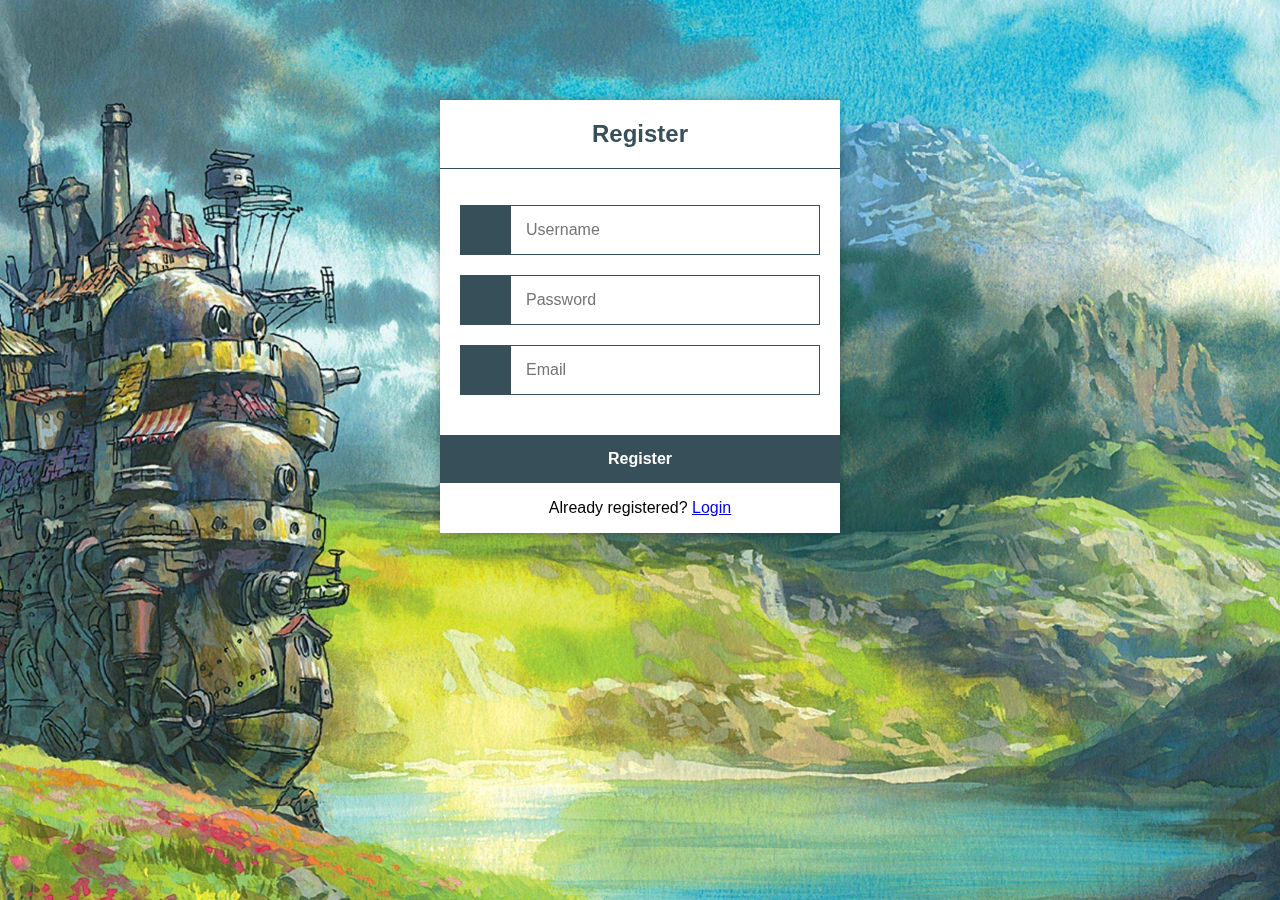
<file: index.html>
<!DOCTYPE html>
<html>
	<head>
	<meta charset="utf-8">
		<title>Register</title>
		<link rel="stylesheet" href="https://cdnjs.cloudflare.com/ajax/libs/font-awesome/6.2.0/css/all.min.css" integrity="sha512-xh6O/CkQoPOWDdYTDqeRdPCVd1SpvCA9XXcUnZS2FmJNp1coAFzvtCN9BmamE+4aHK8yyUHUSCcJHgXloTyT2A==" crossorigin="anonymous" referrerpolicy="no-referrer">
        <link href="reg.css" rel="stylesheet" type="text/css">
	</head>
	<body>
		<div class="register">
		    <div id="center-overlay">
        <img src="hmc.jpg" alt="Center Overlay Image">
    </div>
			<h1>Register</h1>
			<form action="register.php" method="post" autocomplete="off">
				<label for="username">
					<i class="fas fa-user"></i>
				</label>
				<input type="text" name="username" placeholder="Username" id="username" required>
				<label for="password">
					<i class="fas fa-lock"></i>
				</label>
				<input type="password" name="password" placeholder="Password" id="password" required>
				<label for="email">
					<i class="fas fa-envelope"></i>
				</label>
				<input type="email" name="email" placeholder="Email" id="email" required>
				<input type="submit" value="Register">
				<p> Already registered? <a href="login.html">Login</a></p>
			</form>
		</div>
	</body>
</html>
</file>
<file: reg.css>
* {
    box-sizing: border-box;
    font-family: -apple-system, BlinkMacSystemFont, "Garamond", roboto, oxygen, ubuntu, cantarell, "fira sans", "droid sans", "helvetica neue", Arial, sans-serif;
    font-size: 16px;
}
body {
    background-color: #efdcdc;
    margin: 0;
}
.register {
    width: 400px;
    background-color: #ffffff;
    box-shadow: 0 0 9px 0 rgba(0, 0, 0, 0.3);
    margin: 100px auto;
}
.register h1 {
    text-align: center;
    color: #374F59;
    font-size: 24px;
    padding: 20px 0 20px 0;
    border-bottom: 1px solid #374F59;
}
.register form {
    display: flex;
    flex-wrap: wrap;
    justify-content: center;
    padding-top: 20px;
}
.register form label {
    display: flex;
    justify-content: center;
    align-items: center;
    width: 50px;
   height: 50px;
    background-color: #374F59;
    color: #ffffff;
}
.register form input[type="password"], .register form input[type="text"], .register form input[type="email"] {
    width: 310px;
    height: 50px;
    border: 1px solid #374F59;
    margin-bottom: 20px;
    padding: 0 15px;
}
.register form input[type="submit"] {
    width: 100%;
    padding: 15px;
    margin-top: 20px;
    background-color: #374F59;
   border: 0;
    cursor: pointer;
    font-weight: bold;
    color: #ffffff;
    transition: background-color 0.2s;
}
.register form input[type="submit"]:hover {
  background-color: #374F59;
    transition: background-color 0.2s;
}

/* Style for the center overlay */
#center-overlay {
    position: fixed;
    top: 0;
    left: 0;
    width: 100%;
    height: 100%;
    background-color: black;
    display: flex;
    justify-content: center;
    align-items: center;
    z-index: -1; /* Changed to move behind the form */
}

/* Style for the image */
#center-overlay img {
    width: 100%;
    height: 100%;
    object-fit: cover;
}
</file>
